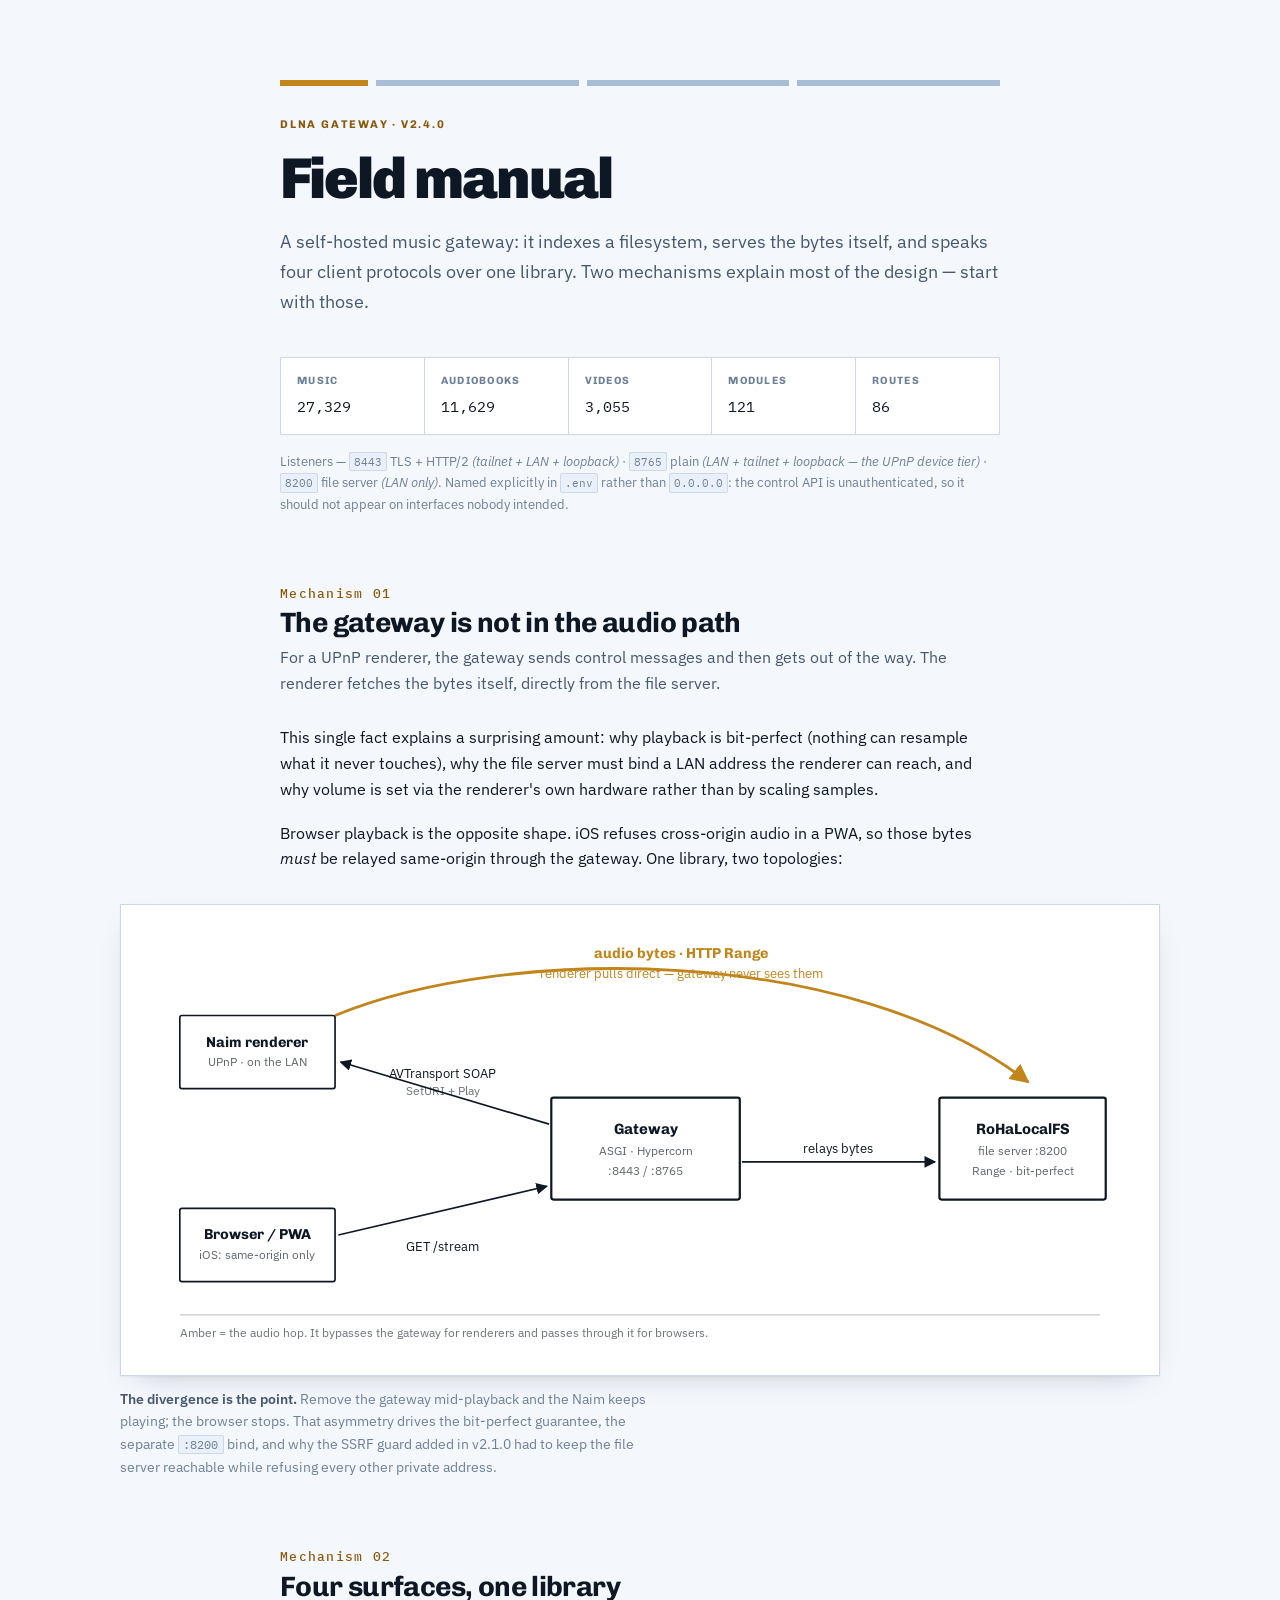
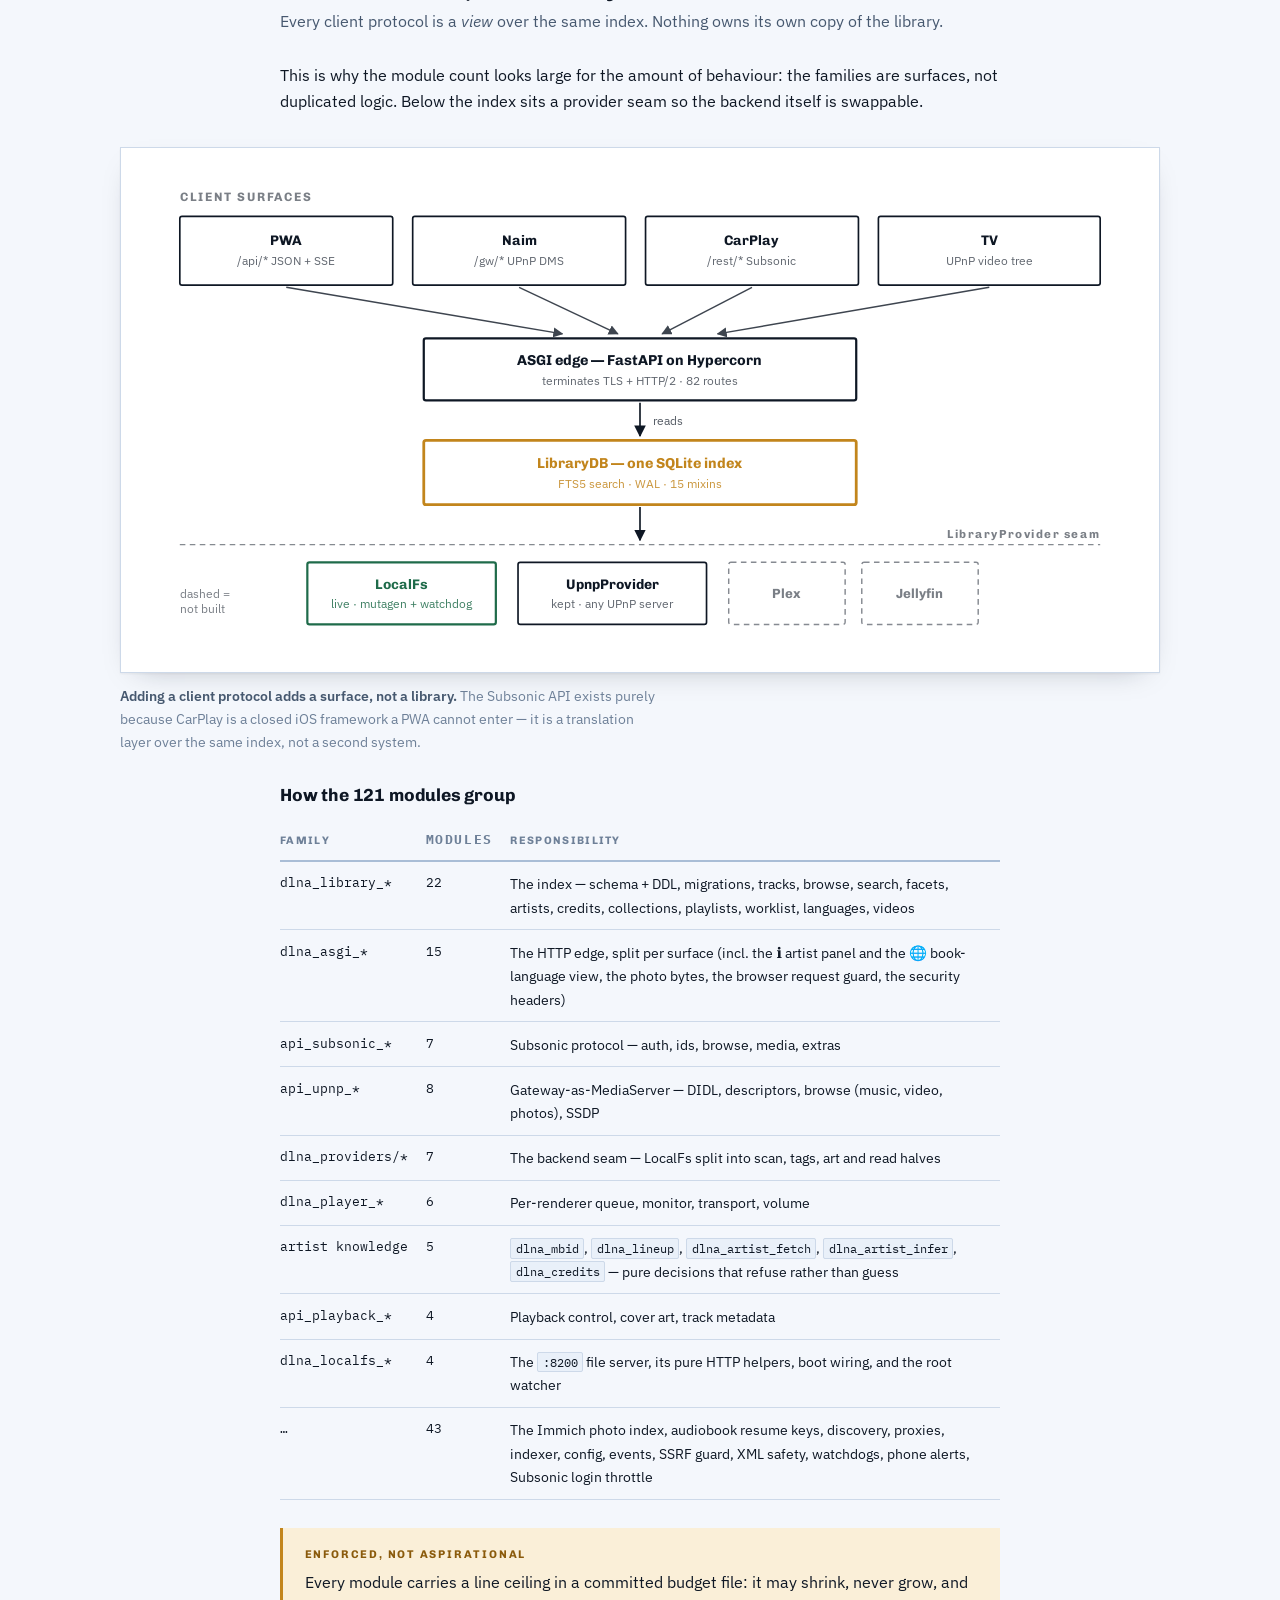
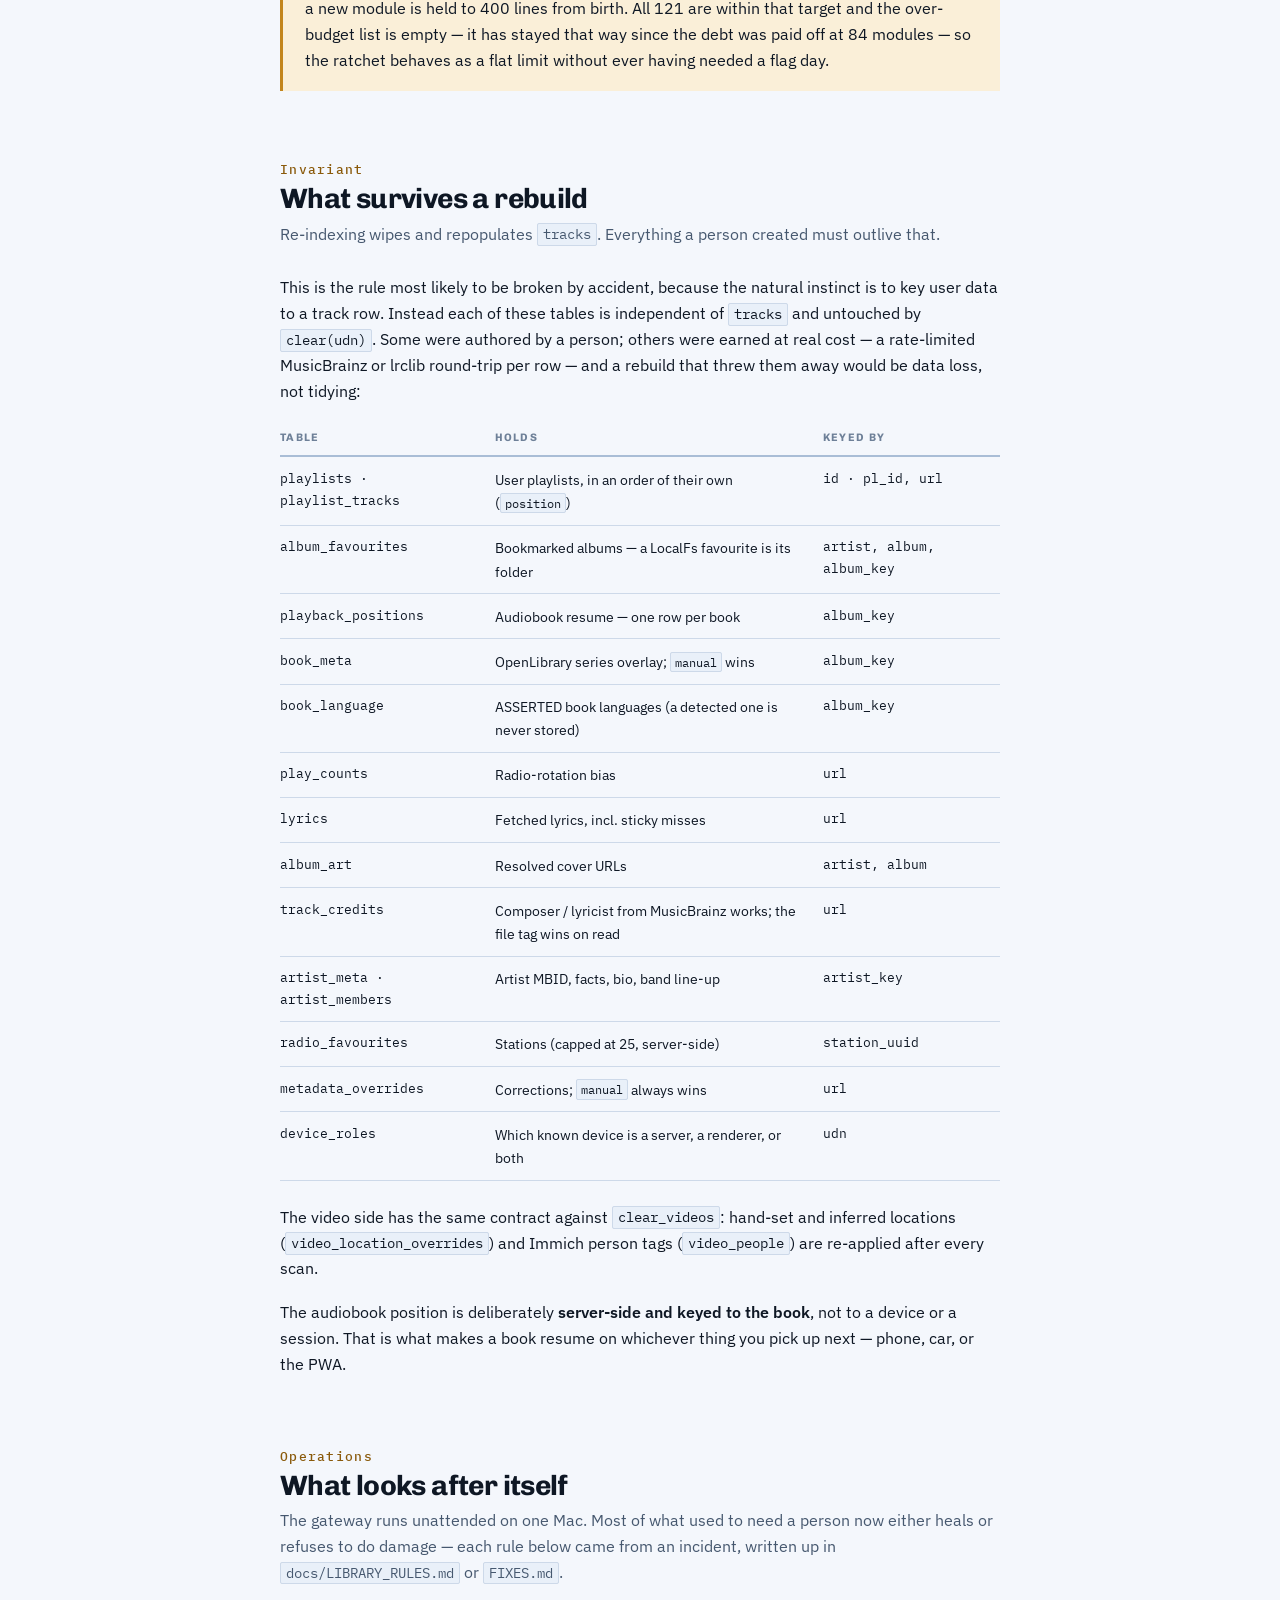
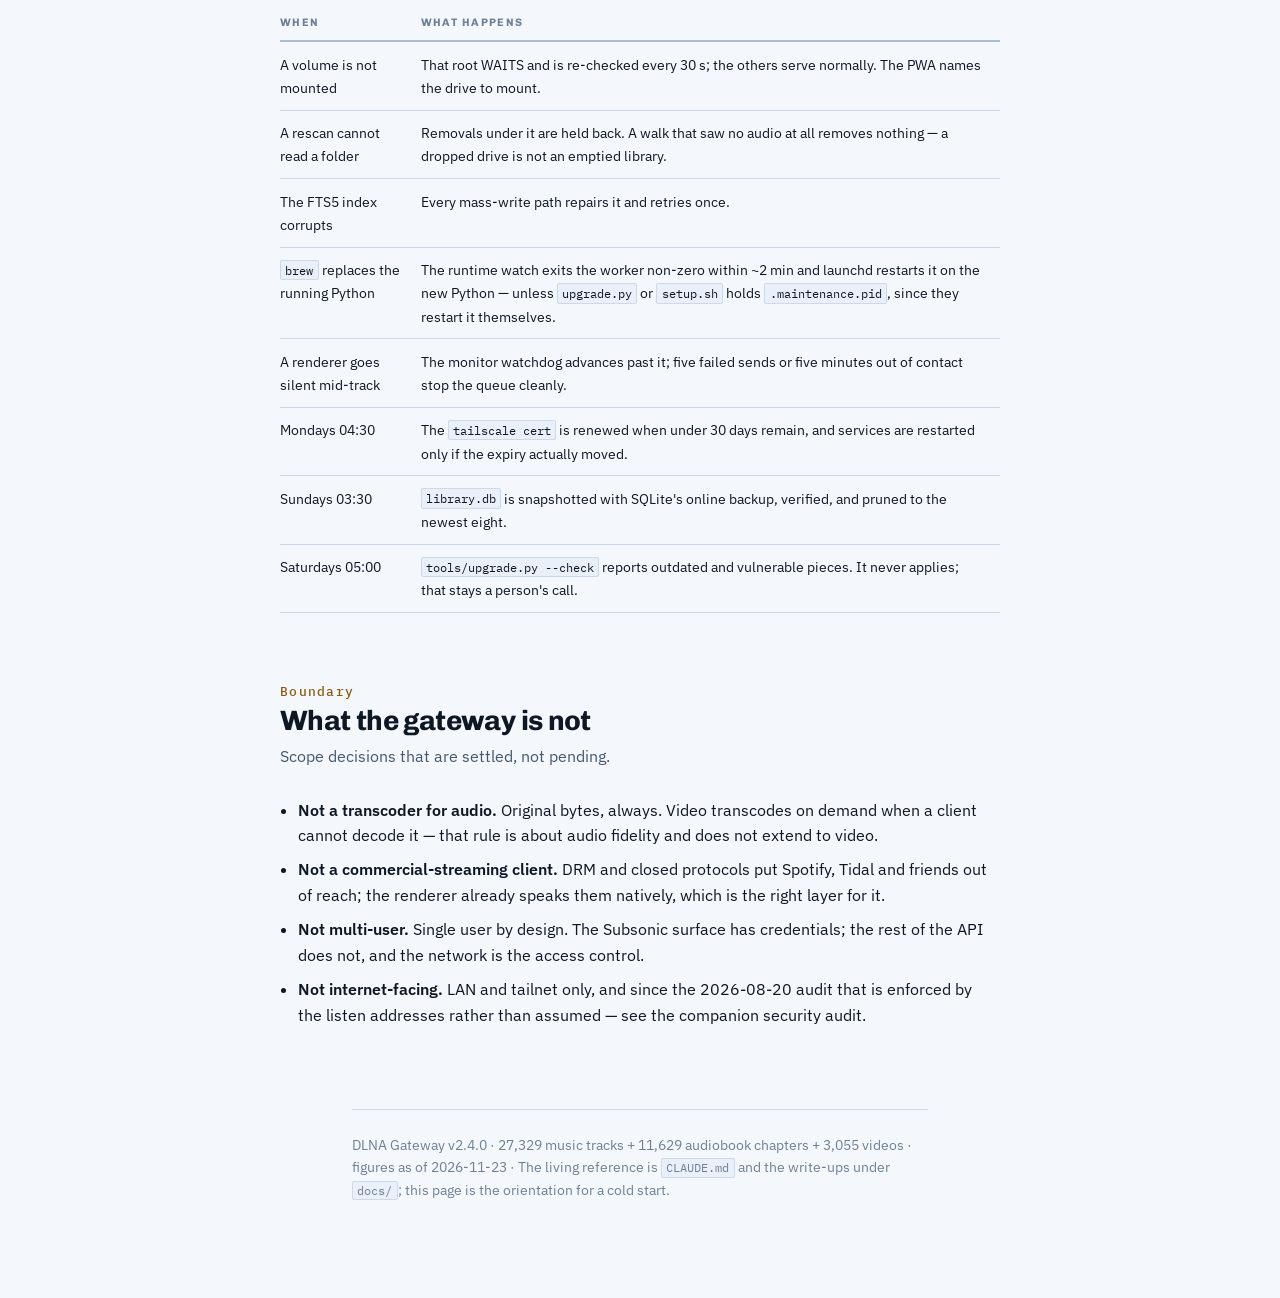
<file: docs/FIELD_MANUAL.html>
<!doctype html>
<html lang="en">
<head>
<meta charset="utf-8">
<meta name="viewport" content="width=device-width, initial-scale=1">
<title>Gateway Field Manual</title>
<link rel="preconnect" href="https://fonts.googleapis.com">
<link rel="preconnect" href="https://fonts.gstatic.com" crossorigin>
<link rel="stylesheet" href="https://fonts.googleapis.com/css2?family=Chivo:wght@600;700;900&family=IBM+Plex+Mono:wght@400;500&family=IBM+Plex+Sans:wght@400;500;600&display=swap">

<style>
  :root {
    --ground:      #F4F7FC;
    --surface:     #FFFFFF;
    --surface-alt: #E9F0F9;
    --hairline:    #CDD9E9;
    --hairline-2:  #A9BDD6;
    --ink:         #0E1724;
    --ink-dim:     #46586F;
    --ink-faint:   #6E8098;
    --accent:      #8A5A0B;
    --accent-line: #C2851C;
    --accent-soft: #FAEFD8;
    --live:        #1F6B4A;
    --live-soft:   #DFEFE6;
    --planned:     #6E8098;
    --shadow:      0 1px 2px rgba(14,23,36,.05), 0 10px 30px -18px rgba(14,23,36,.35);
    --measure: 72ch;
  }
  @media (prefers-color-scheme: dark) {
    :root:not([data-theme="light"]) {
      --ground:      #0D1420;
      --surface:     #151E2C;
      --surface-alt: #1A2536;
      --hairline:    #27374C;
      --hairline-2:  #3B5170;
      --ink:         #F2F7FF;
      --ink-dim:     #B0C6E4;
      --ink-faint:   #7E93B2;
      --accent:      #FFC24A;
      --accent-line: #FFC24A;
      --accent-soft: #2C2517;
      --live:        #4FD98C;
      --live-soft:   #11291E;
      --planned:     #7E93B2;
      --shadow:      0 1px 2px rgba(0,0,0,.45), 0 10px 30px -18px rgba(0,0,0,.8);
    }
  }
  :root[data-theme="dark"] {
    --ground:      #0D1420;
    --surface:     #151E2C;
    --surface-alt: #1A2536;
    --hairline:    #27374C;
    --hairline-2:  #3B5170;
    --ink:         #F2F7FF;
    --ink-dim:     #B0C6E4;
    --ink-faint:   #7E93B2;
    --accent:      #FFC24A;
    --accent-line: #FFC24A;
    --accent-soft: #2C2517;
    --live:        #4FD98C;
    --live-soft:   #11291E;
    --planned:     #7E93B2;
    --shadow:      0 1px 2px rgba(0,0,0,.45), 0 10px 30px -18px rgba(0,0,0,.8);
  }

  * { box-sizing: border-box; }
  body {
    background: var(--ground); color: var(--ink);
    font-family: "IBM Plex Sans", system-ui, -apple-system, sans-serif;
    font-size: 1rem; line-height: 1.62; margin: 0;
    padding: 0 1.5rem 6rem; -webkit-font-smoothing: antialiased;
  }
  .wrap { max-width: var(--measure); margin-inline: auto; }
  .bleed { max-width: 1040px; margin-inline: auto; }

  h1, h2, h3, .eyebrow, .key, th { font-family: Chivo, "Helvetica Neue", Arial, sans-serif; }
  h1, h2, h3 { text-wrap: balance; line-height: 1.14; margin: 0; }
  .eyebrow {
    font-size: .7rem; font-weight: 700; letter-spacing: .16em;
    text-transform: uppercase; color: var(--accent);
  }

  header { padding: 5rem 0 0; }
  header .bar { display: flex; gap: .5rem; margin-bottom: 1.5rem; }
  header .bar i { display: block; height: 6px; flex: 1; background: var(--hairline-2); }
  header .bar i:first-child { background: var(--accent-line); flex: 0 0 88px; }
  h1 {
    font-size: clamp(2.2rem, 6vw, 3.6rem); font-weight: 900;
    letter-spacing: -.035em; margin: .6rem 0 1rem;
  }
  .standfirst { font-size: 1.15rem; color: var(--ink-dim); margin: 0 0 2.5rem; text-wrap: pretty; }

  /* Spec strip */
  .spec {
    display: grid; grid-template-columns: repeat(auto-fit, minmax(132px,1fr));
    gap: 1px; background: var(--hairline);
    border: 1px solid var(--hairline); margin: 0 0 1rem;
  }
  .spec div { background: var(--surface); padding: .9rem 1rem; }
  .spec .k {
    font-family: Chivo, sans-serif; font-size: .66rem; font-weight: 700;
    letter-spacing: .12em; text-transform: uppercase; color: var(--ink-faint);
    display: block; margin-bottom: .3rem;
  }
  .spec .v {
    font-family: "IBM Plex Mono", ui-monospace, Menlo, monospace;
    font-size: .95rem; font-variant-numeric: tabular-nums; color: var(--ink);
  }

  section { margin: 4.5rem auto 0; }
  h2 {
    font-size: 1.75rem; font-weight: 700; letter-spacing: -.022em;
    margin-bottom: .4rem;
  }
  h2 .n {
    font-family: "IBM Plex Mono", monospace; font-size: .8rem;
    color: var(--accent); display: block; margin-bottom: .35rem;
    letter-spacing: .1em; font-weight: 500;
  }
  h3 { font-size: 1.1rem; font-weight: 700; margin: 2rem 0 .5rem; letter-spacing: -.01em; }
  .lede { color: var(--ink-dim); margin: 0 0 1.75rem; }
  p { margin: 0 0 1.1rem; }
  strong { font-weight: 600; }
  code {
    font-family: "IBM Plex Mono", ui-monospace, Menlo, monospace;
    font-size: .86em; background: var(--surface-alt);
    padding: .1em .36em; border: 1px solid var(--hairline); border-radius: 2px;
  }

  /* Figures */
  figure { margin: 2rem 0; }
  figure svg { display: block; width: 100%; max-width: 100%; height: auto; }
  .figframe {
    background: var(--surface); border: 1px solid var(--hairline);
    padding: 1.5rem 1.25rem; box-shadow: var(--shadow); overflow-x: auto;
  }
  figcaption {
    font-size: .875rem; color: var(--ink-faint); margin-top: .75rem;
    max-width: 68ch;
  }
  figcaption b { color: var(--ink-dim); font-weight: 600; }

  /* Callout */
  .note {
    border-left: 3px solid var(--accent-line); background: var(--accent-soft);
    padding: 1.1rem 1.35rem; margin: 1.75rem 0;
  }
  .note p:last-child { margin-bottom: 0; }
  .note .eyebrow { display: block; margin-bottom: .4rem; }

  /* Tables */
  .t-scroll { overflow-x: auto; margin: 1.5rem 0; }
  table { border-collapse: collapse; width: 100%; font-size: .9rem; }
  th {
    text-align: left; font-size: .68rem; font-weight: 700; letter-spacing: .12em;
    text-transform: uppercase; color: var(--ink-faint); white-space: nowrap;
    padding: 0 1.1rem .55rem 0; border-bottom: 2px solid var(--hairline-2);
  }
  td { padding: .65rem 1.1rem .65rem 0; border-bottom: 1px solid var(--hairline); vertical-align: top; }
  td.mono, .num {
    font-family: "IBM Plex Mono", ui-monospace, Menlo, monospace;
    font-variant-numeric: tabular-nums; font-size: .84rem;
  }
  .pill {
    font-family: Chivo, sans-serif; font-size: .64rem; font-weight: 700;
    letter-spacing: .1em; text-transform: uppercase; padding: .22rem .5rem;
    border-radius: 100px; white-space: nowrap;
  }
  .pill-live { color: var(--live); background: var(--live-soft); }
  .pill-plan { color: var(--planned); background: var(--surface-alt); }

  ul { padding-left: 1.15rem; margin: 0 0 1.1rem; }
  li { margin-bottom: .5rem; }

  footer {
    margin: 5rem auto 0; padding-top: 1.5rem; border-top: 1px solid var(--hairline);
    font-size: .875rem; color: var(--ink-faint);
  }
  :focus-visible { outline: 2px solid var(--accent-line); outline-offset: 3px; }
  @media (prefers-reduced-motion: reduce) { * { animation: none !important; transition: none !important; } }
</style>
</head>
<body>
<header class="wrap">
  <div class="bar"><i></i><i></i><i></i><i></i></div>
  <span class="eyebrow">DLNA Gateway · v2.4.0</span>
  <h1>Field manual</h1>
  <p class="standfirst">
    A self-hosted music gateway: it indexes a filesystem, serves the bytes itself,
    and speaks four client protocols over one library. Two mechanisms explain most
    of the design — start with those.
  </p>

  <div class="spec">
    <div><span class="k">Music</span><span class="v">27,329</span></div>
    <div><span class="k">Audiobooks</span><span class="v">11,629</span></div>
    <div><span class="k">Videos</span><span class="v">3,055</span></div>
    <div><span class="k">Modules</span><span class="v">121</span></div>
    <div><span class="k">Routes</span><span class="v">86</span></div>
  </div>
  <p style="font-size:.82rem;color:var(--ink-faint);margin:0">
    Listeners — <code>8443</code> TLS + HTTP/2 <em>(tailnet + LAN + loopback)</em> ·
    <code>8765</code> plain <em>(LAN + tailnet + loopback — the UPnP device tier)</em> ·
    <code>8200</code> file server <em>(LAN only)</em>. Named explicitly in
    <code>.env</code> rather than <code>0.0.0.0</code>: the control API is
    unauthenticated, so it should not appear on interfaces nobody intended.
  </p>
</header>

<section class="bleed">
  <div class="wrap">
    <h2><span class="n">Mechanism 01</span>The gateway is not in the audio path</h2>
    <p class="lede">
      For a UPnP renderer, the gateway sends control messages and then gets out of
      the way. The renderer fetches the bytes itself, directly from the file server.
    </p>
    <p>
      This single fact explains a surprising amount: why playback is bit-perfect
      (nothing can resample what it never touches), why the file server must bind a
      LAN address the renderer can reach, and why volume is set via the renderer's
      own hardware rather than by scaling samples.
    </p>
    <p>
      Browser playback is the opposite shape. iOS refuses cross-origin audio in a
      PWA, so those bytes <em>must</em> be relayed same-origin through the gateway.
      One library, two topologies:
    </p>
  </div>

  <figure>
    <div class="figframe">
      <svg viewBox="0 0 900 380" role="img"
           aria-label="Two playback paths. A Naim renderer receives AVTransport SOAP control from the gateway, then fetches audio bytes directly from the RoHaLocalFS file server, bypassing the gateway entirely. A browser instead requests slash-stream from the gateway, which relays the bytes from the same file server.">
        <defs>
          <marker id="ar" viewBox="0 0 10 10" refX="9" refY="5"
                  markerWidth="7" markerHeight="7" orient="auto-start-reverse">
            <path d="M 0 0 L 10 5 L 0 10 z" fill="currentColor"/>
          </marker>
          <marker id="ar-a" viewBox="0 0 10 10" refX="9" refY="5"
                  markerWidth="7" markerHeight="7" orient="auto-start-reverse">
            <path d="M 0 0 L 10 5 L 0 10 z" fill="var(--accent-line)"/>
          </marker>
        </defs>

        <!-- audio bypass arc: the claim of the figure -->
        <path d="M 175 78 C 330 14, 640 14, 800 138"
              fill="none" stroke="var(--accent-line)" stroke-width="2.5"
              marker-end="url(#ar-a)"/>
        <text x="487" y="26" text-anchor="middle" font-size="13"
              font-family="Chivo, sans-serif" font-weight="700"
              fill="var(--accent-line)">audio bytes · HTTP Range</text>
        <text x="487" y="44" text-anchor="middle" font-size="11.5"
              fill="var(--accent-line)">renderer pulls direct — gateway never sees them</text>

        <!-- Naim -->
        <rect x="35" y="78" width="140" height="66" rx="2"
              fill="none" stroke="currentColor" stroke-width="1.5"/>
        <text x="105" y="106" text-anchor="middle" font-size="13"
              font-family="Chivo, sans-serif" font-weight="700" fill="currentColor">Naim renderer</text>
        <text x="105" y="124" text-anchor="middle" font-size="11" fill="currentColor" opacity=".65">UPnP · on the LAN</text>

        <!-- Browser -->
        <rect x="35" y="252" width="140" height="66" rx="2"
              fill="none" stroke="currentColor" stroke-width="1.5"/>
        <text x="105" y="280" text-anchor="middle" font-size="13"
              font-family="Chivo, sans-serif" font-weight="700" fill="currentColor">Browser / PWA</text>
        <text x="105" y="298" text-anchor="middle" font-size="11" fill="currentColor" opacity=".65">iOS: same-origin only</text>

        <!-- Gateway -->
        <rect x="370" y="152" width="170" height="92" rx="2"
              fill="none" stroke="currentColor" stroke-width="2"/>
        <text x="455" y="185" text-anchor="middle" font-size="13.5"
              font-family="Chivo, sans-serif" font-weight="700" fill="currentColor">Gateway</text>
        <text x="455" y="204" text-anchor="middle" font-size="11" fill="currentColor" opacity=".65">ASGI · Hypercorn</text>
        <text x="455" y="222" text-anchor="middle" font-size="11" fill="currentColor" opacity=".65">:8443 / :8765</text>

        <!-- File server -->
        <rect x="720" y="152" width="150" height="92" rx="2"
              fill="none" stroke="currentColor" stroke-width="2"/>
        <text x="795" y="185" text-anchor="middle" font-size="13.5"
              font-family="Chivo, sans-serif" font-weight="700" fill="currentColor">RoHaLocalFS</text>
        <text x="795" y="204" text-anchor="middle" font-size="11" fill="currentColor" opacity=".65">file server :8200</text>
        <text x="795" y="222" text-anchor="middle" font-size="11" fill="currentColor" opacity=".65">Range · bit-perfect</text>

        <!-- control arrow: gateway -> naim -->
        <line x1="368" y1="176" x2="180" y2="120"
              stroke="currentColor" stroke-width="1.5" marker-end="url(#ar)"/>
        <text x="272" y="134" text-anchor="middle" font-size="11.5" fill="currentColor">AVTransport SOAP</text>
        <text x="272" y="150" text-anchor="middle" font-size="11" fill="currentColor" opacity=".6">SetURI + Play</text>

        <!-- browser -> gateway -->
        <line x1="178" y1="276" x2="366" y2="232"
              stroke="currentColor" stroke-width="1.5" marker-end="url(#ar)"/>
        <text x="272" y="290" text-anchor="middle" font-size="11.5" fill="currentColor">GET /stream</text>

        <!-- gateway -> fileserver relay -->
        <line x1="542" y1="210" x2="716" y2="210"
              stroke="currentColor" stroke-width="1.5" marker-end="url(#ar)"/>
        <text x="629" y="202" text-anchor="middle" font-size="11.5" fill="currentColor">relays bytes</text>

        <!-- baseline note -->
        <line x1="35" y1="348" x2="865" y2="348" stroke="currentColor" stroke-width="1" opacity=".22"/>
        <text x="35" y="368" font-size="11" fill="currentColor" opacity=".6">
          Amber = the audio hop. It bypasses the gateway for renderers and passes through it for browsers.
        </text>
      </svg>
    </div>
    <figcaption>
      <b>The divergence is the point.</b> Remove the gateway mid-playback and the
      Naim keeps playing; the browser stops. That asymmetry drives the bit-perfect
      guarantee, the separate <code>:8200</code> bind, and why the SSRF guard added
      in v2.1.0 had to keep the file server reachable while refusing every other
      private address.
    </figcaption>
  </figure>
</section>

<section class="bleed">
  <div class="wrap">
    <h2><span class="n">Mechanism 02</span>Four surfaces, one library</h2>
    <p class="lede">
      Every client protocol is a <em>view</em> over the same index. Nothing owns its
      own copy of the library.
    </p>
    <p>
      This is why the module count looks large for the amount of behaviour: the
      families are surfaces, not duplicated logic. Below the index sits a provider
      seam so the backend itself is swappable.
    </p>
  </div>

  <figure>
    <div class="figframe">
      <svg viewBox="0 0 900 430" role="img"
           aria-label="Four client surfaces — the PWA over JSON, the Naim over UPnP, CarPlay over Subsonic, and a TV over UPnP video — all reach the same ASGI edge, which reads one LibraryDB index. Below the index a LibraryProvider seam has one live implementation, LocalFs, one kept implementation for generic UPnP servers, and two unbuilt ones for Plex and Jellyfin.">
        <defs>
          <marker id="ar2" viewBox="0 0 10 10" refX="9" refY="5"
                  markerWidth="7" markerHeight="7" orient="auto-start-reverse">
            <path d="M 0 0 L 10 5 L 0 10 z" fill="currentColor"/>
          </marker>
        </defs>

        <!-- surfaces row -->
        <text x="35" y="26" font-size="11" font-family="Chivo, sans-serif" font-weight="700"
              letter-spacing="1.6" fill="currentColor" opacity=".55">CLIENT SURFACES</text>

        <rect x="35" y="40" width="192" height="62" rx="2" fill="none" stroke="currentColor" stroke-width="1.5"/>
        <text x="131" y="66" text-anchor="middle" font-size="12.5" font-family="Chivo, sans-serif" font-weight="700" fill="currentColor">PWA</text>
        <text x="131" y="84" text-anchor="middle" font-size="11" fill="currentColor" opacity=".65">/api/* JSON + SSE</text>

        <rect x="245" y="40" width="192" height="62" rx="2" fill="none" stroke="currentColor" stroke-width="1.5"/>
        <text x="341" y="66" text-anchor="middle" font-size="12.5" font-family="Chivo, sans-serif" font-weight="700" fill="currentColor">Naim</text>
        <text x="341" y="84" text-anchor="middle" font-size="11" fill="currentColor" opacity=".65">/gw/* UPnP DMS</text>

        <rect x="455" y="40" width="192" height="62" rx="2" fill="none" stroke="currentColor" stroke-width="1.5"/>
        <text x="551" y="66" text-anchor="middle" font-size="12.5" font-family="Chivo, sans-serif" font-weight="700" fill="currentColor">CarPlay</text>
        <text x="551" y="84" text-anchor="middle" font-size="11" fill="currentColor" opacity=".65">/rest/* Subsonic</text>

        <rect x="665" y="40" width="200" height="62" rx="2" fill="none" stroke="currentColor" stroke-width="1.5"/>
        <text x="765" y="66" text-anchor="middle" font-size="12.5" font-family="Chivo, sans-serif" font-weight="700" fill="currentColor">TV</text>
        <text x="765" y="84" text-anchor="middle" font-size="11" fill="currentColor" opacity=".65">UPnP video tree</text>

        <!-- funnel arrows -->
        <line x1="131" y1="104" x2="380" y2="146" stroke="currentColor" stroke-width="1.3" opacity=".8" marker-end="url(#ar2)"/>
        <line x1="341" y1="104" x2="430" y2="146" stroke="currentColor" stroke-width="1.3" opacity=".8" marker-end="url(#ar2)"/>
        <line x1="551" y1="104" x2="470" y2="146" stroke="currentColor" stroke-width="1.3" opacity=".8" marker-end="url(#ar2)"/>
        <line x1="765" y1="104" x2="520" y2="146" stroke="currentColor" stroke-width="1.3" opacity=".8" marker-end="url(#ar2)"/>

        <!-- edge -->
        <rect x="255" y="150" width="390" height="56" rx="2" fill="none" stroke="currentColor" stroke-width="2"/>
        <text x="450" y="174" text-anchor="middle" font-size="13" font-family="Chivo, sans-serif" font-weight="700" fill="currentColor">ASGI edge — FastAPI on Hypercorn</text>
        <text x="450" y="192" text-anchor="middle" font-size="11" fill="currentColor" opacity=".65">terminates TLS + HTTP/2 · 82 routes</text>

        <line x1="450" y1="208" x2="450" y2="238" stroke="currentColor" stroke-width="1.5" marker-end="url(#ar2)"/>
        <text x="462" y="228" font-size="11" fill="currentColor" opacity=".7">reads</text>

        <!-- library -->
        <rect x="255" y="242" width="390" height="58" rx="2"
              fill="none" stroke="var(--accent-line)" stroke-width="2.5"/>
        <text x="450" y="267" text-anchor="middle" font-size="13" font-family="Chivo, sans-serif" font-weight="700" fill="var(--accent-line)">LibraryDB — one SQLite index</text>
        <text x="450" y="285" text-anchor="middle" font-size="11" fill="var(--accent-line)" opacity=".85">FTS5 search · WAL · 15 mixins</text>

        <line x1="450" y1="302" x2="450" y2="332" stroke="currentColor" stroke-width="1.5" marker-end="url(#ar2)"/>

        <!-- seam -->
        <line x1="35" y1="336" x2="865" y2="336" stroke="currentColor" stroke-width="1" stroke-dasharray="5 4" opacity=".5"/>
        <text x="865" y="330" text-anchor="end" font-size="10.5" font-family="Chivo, sans-serif"
              font-weight="700" letter-spacing="1.4" fill="currentColor" opacity=".55">LibraryProvider seam</text>

        <rect x="150" y="352" width="170" height="56" rx="2" fill="none" stroke="var(--live)" stroke-width="2"/>
        <text x="235" y="376" text-anchor="middle" font-size="12.5" font-family="Chivo, sans-serif" font-weight="700" fill="var(--live)">LocalFs</text>
        <text x="235" y="393" text-anchor="middle" font-size="10.5" fill="var(--live)" opacity=".85">live · mutagen + watchdog</text>

        <rect x="340" y="352" width="170" height="56" rx="2" fill="none" stroke="currentColor" stroke-width="1.5"/>
        <text x="425" y="376" text-anchor="middle" font-size="12.5" font-family="Chivo, sans-serif" font-weight="700" fill="currentColor">UpnpProvider</text>
        <text x="425" y="393" text-anchor="middle" font-size="10.5" fill="currentColor" opacity=".65">kept · any UPnP server</text>

        <rect x="530" y="352" width="105" height="56" rx="2" fill="none"
              stroke="currentColor" stroke-width="1.3" stroke-dasharray="5 4" opacity=".5"/>
        <text x="582" y="384" text-anchor="middle" font-size="12" font-family="Chivo, sans-serif" font-weight="700" fill="currentColor" opacity=".55">Plex</text>

        <rect x="650" y="352" width="105" height="56" rx="2" fill="none"
              stroke="currentColor" stroke-width="1.3" stroke-dasharray="5 4" opacity=".5"/>
        <text x="702" y="384" text-anchor="middle" font-size="12" font-family="Chivo, sans-serif" font-weight="700" fill="currentColor" opacity=".55">Jellyfin</text>

        <text x="35" y="384" font-size="10.5" fill="currentColor" opacity=".55">dashed =</text>
        <text x="35" y="398" font-size="10.5" fill="currentColor" opacity=".55">not built</text>
      </svg>
    </div>
    <figcaption>
      <b>Adding a client protocol adds a surface, not a library.</b> The Subsonic
      API exists purely because CarPlay is a closed iOS framework a PWA cannot enter
      — it is a translation layer over the same index, not a second system.
    </figcaption>
  </figure>

  <div class="wrap">
    <h3>How the 121 modules group</h3>
    <div class="t-scroll">
      <table>
        <thead><tr><th>Family</th><th class="num">Modules</th><th>Responsibility</th></tr></thead>
        <tbody>
          <tr><td class="mono">dlna_library_*</td><td class="num">22</td><td>The index — schema + DDL, migrations, tracks, browse, search, facets, artists, credits, collections, playlists, worklist, languages, videos</td></tr>
          <tr><td class="mono">dlna_asgi_*</td><td class="num">15</td><td>The HTTP edge, split per surface (incl. the ℹ️ artist panel and the 🌐 book-language view, the photo bytes, the browser request guard, the security headers)</td></tr>
          <tr><td class="mono">api_subsonic_*</td><td class="num">7</td><td>Subsonic protocol — auth, ids, browse, media, extras</td></tr>
          <tr><td class="mono">api_upnp_*</td><td class="num">8</td><td>Gateway-as-MediaServer — DIDL, descriptors, browse (music, video, photos), SSDP</td></tr>
          <tr><td class="mono">dlna_providers/*</td><td class="num">7</td><td>The backend seam — LocalFs split into scan, tags, art and read halves</td></tr>
          <tr><td class="mono">dlna_player_*</td><td class="num">6</td><td>Per-renderer queue, monitor, transport, volume</td></tr>
          <tr><td class="mono">artist knowledge</td><td class="num">5</td><td><code>dlna_mbid</code>, <code>dlna_lineup</code>, <code>dlna_artist_fetch</code>, <code>dlna_artist_infer</code>, <code>dlna_credits</code> — pure decisions that refuse rather than guess</td></tr>
          <tr><td class="mono">api_playback_*</td><td class="num">4</td><td>Playback control, cover art, track metadata</td></tr>
          <tr><td class="mono">dlna_localfs_*</td><td class="num">4</td><td>The <code>:8200</code> file server, its pure HTTP helpers, boot wiring, and the root watcher</td></tr>
          <tr><td class="mono">…</td><td class="num">43</td><td>The Immich photo index, audiobook resume keys, discovery, proxies, indexer, config, events, SSRF guard, XML safety, watchdogs, phone alerts, Subsonic login throttle</td></tr>
        </tbody>
      </table>
    </div>
    <div class="note">
      <span class="eyebrow">Enforced, not aspirational</span>
      <p>
        Every module carries a line ceiling in a committed budget file: it may
        shrink, never grow, and a new module is held to 400 lines from birth. All
        121 are within that target and the over-budget list is empty — it has
        stayed that way since the debt was paid off at 84 modules — so the ratchet
        behaves as a flat limit without ever having needed a flag day.
      </p>
    </div>
  </div>
</section>

<section class="wrap">
  <h2><span class="n">Invariant</span>What survives a rebuild</h2>
  <p class="lede">
    Re-indexing wipes and repopulates <code>tracks</code>. Everything a person
    created must outlive that.
  </p>
  <p>
    This is the rule most likely to be broken by accident, because the natural
    instinct is to key user data to a track row. Instead each of these tables is
    independent of <code>tracks</code> and untouched by <code>clear(udn)</code>.
    Some were authored by a person; others were earned at real cost — a
    rate-limited MusicBrainz or lrclib round-trip per row — and a rebuild that
    threw them away would be data loss, not tidying:
  </p>
  <div class="t-scroll">
    <table>
      <thead><tr><th>Table</th><th>Holds</th><th>Keyed by</th></tr></thead>
      <tbody>
        <tr><td class="mono">playlists · playlist_tracks</td><td>User playlists, in an order of their own (<code>position</code>)</td><td class="mono">id · pl_id, url</td></tr>
        <tr><td class="mono">album_favourites</td><td>Bookmarked albums — a LocalFs favourite is its folder</td><td class="mono">artist, album, album_key</td></tr>
        <tr><td class="mono">playback_positions</td><td>Audiobook resume — one row per book</td><td class="mono">album_key</td></tr>
        <tr><td class="mono">book_meta</td><td>OpenLibrary series overlay; <code>manual</code> wins</td><td class="mono">album_key</td></tr>
        <tr><td class="mono">book_language</td><td>ASSERTED book languages (a detected one is never stored)</td><td class="mono">album_key</td></tr>
        <tr><td class="mono">play_counts</td><td>Radio-rotation bias</td><td class="mono">url</td></tr>
        <tr><td class="mono">lyrics</td><td>Fetched lyrics, incl. sticky misses</td><td class="mono">url</td></tr>
        <tr><td class="mono">album_art</td><td>Resolved cover URLs</td><td class="mono">artist, album</td></tr>
        <tr><td class="mono">track_credits</td><td>Composer / lyricist from MusicBrainz works; the file tag wins on read</td><td class="mono">url</td></tr>
        <tr><td class="mono">artist_meta · artist_members</td><td>Artist MBID, facts, bio, band line-up</td><td class="mono">artist_key</td></tr>
        <tr><td class="mono">radio_favourites</td><td>Stations (capped at 25, server-side)</td><td class="mono">station_uuid</td></tr>
        <tr><td class="mono">metadata_overrides</td><td>Corrections; <code>manual</code> always wins</td><td class="mono">url</td></tr>
        <tr><td class="mono">device_roles</td><td>Which known device is a server, a renderer, or both</td><td class="mono">udn</td></tr>
      </tbody>
    </table>
  </div>
  <p>
    The video side has the same contract against <code>clear_videos</code>:
    hand-set and inferred locations (<code>video_location_overrides</code>) and
    Immich person tags (<code>video_people</code>) are re-applied after every scan.
  </p>
  <p>
    The audiobook position is deliberately <strong>server-side and keyed to the
    book</strong>, not to a device or a session. That is what makes a book resume
    on whichever thing you pick up next — phone, car, or the PWA.
  </p>
</section>

<section class="wrap">
  <h2><span class="n">Operations</span>What looks after itself</h2>
  <p class="lede">
    The gateway runs unattended on one Mac. Most of what used to need a person
    now either heals or refuses to do damage — each rule below came from an
    incident, written up in <code>docs/LIBRARY_RULES.md</code> or <code>FIXES.md</code>.
  </p>
  <div class="t-scroll">
    <table>
      <thead><tr><th>When</th><th>What happens</th></tr></thead>
      <tbody>
        <tr><td>A volume is not mounted</td><td>That root WAITS and is re-checked every 30 s; the others serve normally. The PWA names the drive to mount.</td></tr>
        <tr><td>A rescan cannot read a folder</td><td>Removals under it are held back. A walk that saw no audio at all removes nothing — a dropped drive is not an emptied library.</td></tr>
        <tr><td>The FTS5 index corrupts</td><td>Every mass-write path repairs it and retries once.</td></tr>
        <tr><td><code>brew</code> replaces the running Python</td><td>The runtime watch exits the worker non-zero within ~2 min and launchd restarts it on the new Python — unless <code>upgrade.py</code> or <code>setup.sh</code> holds <code>.maintenance.pid</code>, since they restart it themselves.</td></tr>
        <tr><td>A renderer goes silent mid-track</td><td>The monitor watchdog advances past it; five failed sends or five minutes out of contact stop the queue cleanly.</td></tr>
        <tr><td>Mondays 04:30</td><td>The <code>tailscale cert</code> is renewed when under 30 days remain, and services are restarted only if the expiry actually moved.</td></tr>
        <tr><td>Sundays 03:30</td><td><code>library.db</code> is snapshotted with SQLite's online backup, verified, and pruned to the newest eight.</td></tr>
        <tr><td>Saturdays 05:00</td><td><code>tools/upgrade.py --check</code> reports outdated and vulnerable pieces. It never applies; that stays a person's call.</td></tr>
      </tbody>
    </table>
  </div>
</section>

<section class="wrap">
  <h2><span class="n">Boundary</span>What the gateway is not</h2>
  <p class="lede">Scope decisions that are settled, not pending.</p>
  <ul>
    <li>
      <strong>Not a transcoder for audio.</strong> Original bytes, always. Video
      transcodes on demand when a client cannot decode it — that rule is about
      audio fidelity and does not extend to video.
    </li>
    <li>
      <strong>Not a commercial-streaming client.</strong> DRM and closed protocols
      put Spotify, Tidal and friends out of reach; the renderer already speaks them
      natively, which is the right layer for it.
    </li>
    <li>
      <strong>Not multi-user.</strong> Single user by design. The Subsonic surface
      has credentials; the rest of the API does not, and the network is the access
      control.
    </li>
    <li>
      <strong>Not internet-facing.</strong> LAN and tailnet only, and since
      the 2026-08-20 audit that is enforced by the listen addresses rather
      than assumed — see the companion security audit.
    </li>
  </ul>
</section>

<footer class="wrap">
  DLNA Gateway v2.4.0 · 27,329 music tracks + 11,629 audiobook chapters + 3,055 videos ·
  figures as of 2026-11-23 ·
  The living reference is <code>CLAUDE.md</code> and the write-ups under <code>docs/</code>;
  this page is the orientation for a cold start.
</footer>
</body>
</html>
</file>
